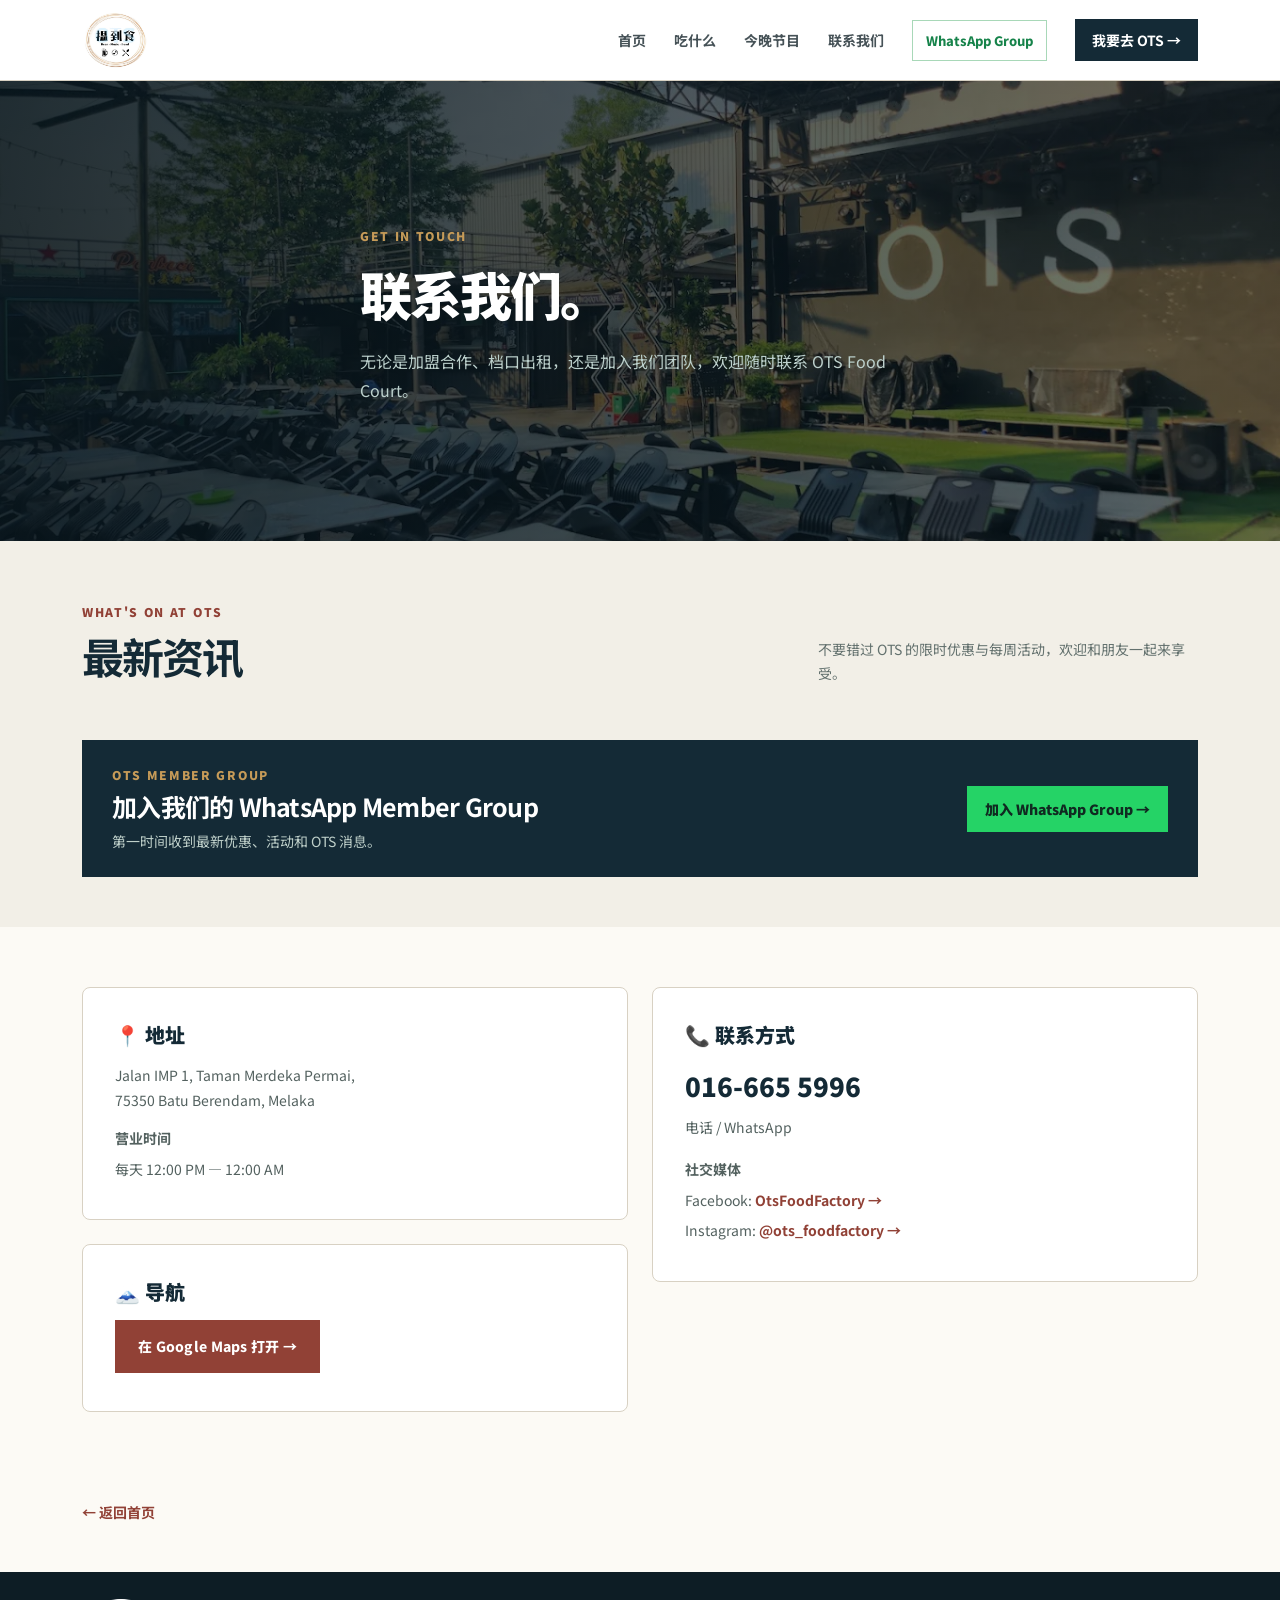
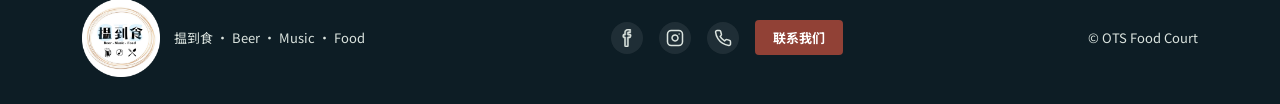
<file: contact.html>
﻿<!doctype html>
<html lang="zh-Hans">

<head>
  <meta charset="utf-8">
  <meta name="viewport" content="width=device-width, initial-scale=1">
  <meta name="description" content="OTS 联系我们 — 了解加盟合作或招聘信息。">
  <title>联系我们 | OTS 揾到食</title>
  <link rel="icon" type="image/png" href="assets/ots-logo.png">
  <link rel="preconnect" href="https://fonts.googleapis.com">
  <link rel="preconnect" href="https://fonts.gstatic.com" crossorigin>
  <link href="https://fonts.googleapis.com/css2?family=Noto+Sans+SC:wght@400;500;700;900&family=Nunito:wght@600;700;800;900&display=swap"
    rel="stylesheet">
  <link rel="stylesheet" href="style.css">
  <link rel="stylesheet" href="contact.css">
</head>

<body>
  <!-- ===== HEADER ===== -->
  <header class="top" id="top">
    <nav class="wrap nav">
      <div class="nav-left">
        <button class="hamburger" id="menuBtn" aria-label="菜单">
          <span></span>
          <span></span>
          <span></span>
        </button>
        <a class="brand" href="index.html" aria-label="OTS 揾到食">
          <img src="assets/ots-logo.png" alt="OTS 揾到食 Beer Music Food">
        </a>
      </div>
      <div class="links">
        <a href="index.html">首页</a>
        <a href="food.html">吃什么</a>
        <a href="music.html">今晚节目</a>
        <a href="contact.html">联系我们</a>
        <a class="whatsapp-nav" href="index.html#whatsapp-group">WhatsApp Group</a>
        <a class="visit" href="index.html#find-us">我要去 OTS &rarr;</a>
      </div>
      <div class="nav-visit-mobile"><a class="visit" href="index.html#find-us">我要去 OTS &rarr;</a></div>
    </nav>
  </header>

  <!-- ===== MOBILE MENU ===== -->
  <div class="mobile-menu" id="mobileMenu">
    <button class="mobile-close" onclick="closeMobileMenu()" aria-label="关闭菜单"></button>
    <div class="mobile-menu-inner">
      <a href="index.html">首页</a>
      <a href="food.html">吃什么</a>
      <a href="music.html">今晚节目</a>
      <a href="contact.html">联系我们</a>
      <a class="whatsapp-nav" href="index.html#whatsapp-group">WhatsApp Group</a>
      <a class="visit" href="index.html#find-us">我要去 OTS &rarr;</a>
      <div class="mobile-social">
        <a href="https://www.facebook.com/OtsFoodFactory" target="_blank" rel="noopener" aria-label="Facebook">
          <svg viewBox="-5 0 20 20" version="1.1" xmlns="http://www.w3.org/2000/svg" xmlns:xlink="http://www.w3.org/1999/xlink" fill="#000000"><g id="SVGRepo_bgCarrier" stroke-width="0"></g><g id="SVGRepo_tracerCarrier" stroke-linecap="round" stroke-linejoin="round"></g><g id="SVGRepo_iconCarrier"> <title>facebook [#176]</title> <desc>Created with Sketch.</desc> <defs> </defs> <g id="Page-1" stroke="none" stroke-width="1" fill="none" fill-rule="evenodd"> <g id="Dribbble-Light-Preview" transform="translate(-385.000000, -7399.000000)" fill="#000000"> <g id="icons" transform="translate(56.000000, 160.000000)"> <path d="M335.821282,7259 L335.821282,7250 L338.553693,7250 L339,7246 L335.821282,7246 L335.821282,7244.052 C335.821282,7243.022 335.847593,7242 337.286884,7242 L338.744689,7242 L338.744689,7239.14 C338.744689,7239.097 337.492497,7239 336.225687,7239 C333.580004,7239 331.923407,7240.657 331.923407,7243.7 L331.923407,7246 L329,7246 L329,7250 L331.923407,7250 L331.923407,7259 L335.821282,7259 Z" id="facebook-[#176]"> </path> </g> </g> </g> </g></svg>        </a>
        <a href="https://www.instagram.com/ots_foodfactory/" target="_blank" rel="noopener" aria-label="Instagram">
          <svg fill="#000000" height="200px" width="200px" version="1.1" id="Shopicons" xmlns="http://www.w3.org/2000/svg" xmlns:xlink="http://www.w3.org/1999/xlink" viewBox="0 0 48 48" xml:space="preserve"><g id="SVGRepo_bgCarrier" stroke-width="0"></g><g id="SVGRepo_tracerCarrier" stroke-linecap="round" stroke-linejoin="round"></g><g id="SVGRepo_iconCarrier"> <style type="text/css"> .st0{fill:none;} </style> <g> <path class="st0" d="M0,0h48v48H0V0z"></path> <path d="M36,4H12c-4.4,0-8,3.6-8,8v24c0,4.4,3.6,8,8,8h24c4.4,0,8-3.6,8-8V12C44,7.6,40.4,4,36,4z M24,34c-5.5,0-10-4.5-10-10 s4.5-10,10-10s10,4.5,10,10S29.5,34,24,34z M35,15c-1.1,0-2-0.9-2-2c0-1.1,0.9-2,2-2s2,0.9,2,2C37,14.1,36.1,15,35,15z"></path> </g> </g></svg>        </a>
        <a href="tel:+60166655996" aria-label="Phone">
          <svg xmlns="http://www.w3.org/2000/svg" viewBox="0 0 24 24">
            <path d="M22 16.92v3a2 2 0 0 1-2.18 2 19.79 19.79 0 0 1-8.63-3.07 19.5 19.5 0 0 1-6-6 19.79 19.79 0 0 1-3.07-8.67A2 2 0 0 1 4.11 2h3a2 2 0 0 1 2 1.72 12.84 12.84 0 0 0 .7 2.81 2 2 0 0 1-.45 2.11L8.09 9.91a16 16 0 0 0 6 6l1.27-1.27a2 2 0 0 1 2.11-.45 12.84 12.84 0 0 0 2.81.7A2 2 0 0 1 22 16.92z"/>
          </svg>
        </a>
      </div>
    </div>
  </div>

  <!-- ===== MAIN CONTENT ===== -->
  <main>
    <!-- Hero with background image — same as food/music pages -->
    <section class="contact-hero">
      <div class="wrap">
        <div class="kicker">GET IN TOUCH</div>
        <h1>联系我们。</h1>
        <p>无论是加盟合作、档口出租，还是加入我们团队，欢迎随时联系 OTS Food Court。</p>
      </div>
    </section>

    <!-- Updates & Posters -->
    <section class="updates-section">
      <div class="wrap">
        <div class="updates-heading">
          <div>
            <div class="kicker">WHAT'S ON AT OTS</div>
            <h2>最新资讯</h2>
          </div>
          <p>不要错过 OTS 的限时优惠与每周活动，欢迎和朋友一起来享受。</p>
        </div>
        <div class="updates-grid" id="dynamicUpdatesGrid">
          <!-- 动态资讯海报将从 CMS 加载 -->
        </div>
        <div class="member-group">
          <div>
            <div class="kicker">OTS MEMBER GROUP</div>
            <h3>加入我们的 WhatsApp Member Group</h3>
            <p>第一时间收到最新优惠、活动和 OTS 消息。</p>
          </div>
          <a class="whatsapp-btn" href="https://chat.whatsapp.com/CiQunigZOJkLYLieUkHEwC" target="_blank"
            rel="noopener">加入 WhatsApp Group →</a>
        </div>
      </div>
    </section>

    <!-- Contact Info -->
    <section class="contact-body">
      <div class="wrap">
        <div class="info-grid">
          <!-- 左列 -->
          <div class="contact-info-col">
            <div class="info-card">
              <h3>&#128205; 地址</h3>
              <p>Jalan IMP 1, Taman Merdeka Permai,<br>75350 Batu Berendam, Melaka</p>
              <p style="margin-top:14px"><strong>营业时间</strong></p>
              <p>每天 12:00 PM — 12:00 AM</p>
            </div>
            <div class="info-card" style="margin-top:24px">
              <h3>&#128507; 导航</h3>
              <p><a class="action" href="https://maps.app.goo.gl/Sji7okdZKGk3TTWt8" target="_blank"
                  rel="noopener">在 Google Maps 打开 →</a></p>
            </div>
          </div>
          <!-- 右列 -->
          <div class="contact-info-col">
            <div class="info-card">
              <h3>&#128222; 联系方式</h3>
              <p class="phone-big"><a href="tel:+60166655996">016-665 5996</a></p>
              <p>电话 / WhatsApp</p>
              <p style="margin-top:18px"><strong>社交媒体</strong></p>
              <p>Facebook: <a href="https://www.facebook.com/OtsFoodFactory" target="_blank" rel="noopener"
                  style="color:var(--wine);font-weight:700">OtsFoodFactory →</a></p>
              <p>Instagram: <a href="https://www.instagram.com/ots_foodfactory/" target="_blank" rel="noopener"
                  style="color:var(--wine);font-weight:700">@ots_foodfactory →</a></p>
            </div>
          </div>
        </div>

        </div>
      </div>
    </section>

    <!-- Poster Section -->
    <!-- <section class="poster-section">
      <div class="wrap">
        <h2>了解更多详情</h2>
        <div class="poster-grid" id="dynamicPosterGrid"> -->
          <!-- 动态招募海报将从 CMS 加载 -->
        <!-- </div>
      </div>
    </section> -->

    <!-- Back link -->
    <section>
      <div class="wrap"><a class="back-link" href="index.html">← 返回首页</a></div>
    </section>
  </main>

  <!-- ===== FOOTER ===== -->
  <footer class="site-footer">
    <div class="footer-inner">
      <div class="footer-brand">
        <div class="footer-logo"><img src="assets/ots-logo.png" alt="OTS"></div>
        <span>揾到食 · Beer · Music · Food</span>
      </div>
      <div class="footer-social">
        <a class="social-link" href="https://www.facebook.com/OtsFoodFactory" target="_blank" rel="noopener"
          aria-label="Facebook">
          <svg fill="#D9E2DD" xmlns="http://www.w3.org/2000/svg" preserveAspectRatio="xMidYMid" viewBox="0 0 14.906 32" stroke="#D9E2DD">
            <g id="SVGRepo_bgCarrier" stroke-width="0"></g>
            <g id="SVGRepo_tracerCarrier" stroke-linecap="round" stroke-linejoin="round"></g>
            <g id="SVGRepo_iconCarrier"> 
              <path d="M14.874,11.167 L14.262,14.207 C14.062,15.208 13.100,15.992 12.072,15.992 L10.000,15.992 L10.000,30.000 C10.000,31.104 9.159,32.000 8.049,32.000 L5.030,32.000 C3.920,32.000 3.017,31.102 3.017,29.999 L3.017,15.992 L2.011,15.992 C0.901,15.992 -0.002,15.095 -0.002,13.991 L-0.002,10.990 C-0.002,9.887 0.901,8.989 2.011,8.989 L3.017,8.989 L3.017,6.003 C3.017,2.716 5.693,0.041 8.994,0.013 C9.015,0.012 9.033,0.001 9.055,0.001 L13.081,0.001 C13.636,0.001 14.000,0.448 14.000,1.000 L14.000,6.000 C14.000,6.553 13.636,7.004 13.081,7.004 L10.061,7.004 L10.060,8.989 L13.079,8.989 C13.645,8.989 14.167,9.228 14.509,9.644 C14.852,10.059 14.985,10.615 14.874,11.167 ZM9.092,10.990 C9.078,10.991 9.067,10.998 9.053,10.998 L9.053,10.998 C8.497,10.997 8.046,10.549 8.047,9.997 L8.047,9.990 C8.047,9.990 8.047,9.990 8.047,9.990 C8.047,9.990 8.047,9.990 8.047,9.990 L8.049,6.003 C8.049,5.450 8.499,5.003 9.055,5.003 L12.074,5.003 L12.074,2.002 L9.094,2.002 C9.077,2.002 9.063,2.011 9.045,2.011 C6.831,2.011 5.030,3.802 5.030,6.003 L5.030,10.005 C5.030,10.558 4.579,11.006 4.023,11.006 C3.996,11.006 3.973,10.992 3.946,10.990 L2.011,10.990 L2.011,13.991 L4.023,13.991 C4.579,13.991 5.030,14.439 5.030,14.992 C5.030,15.044 5.008,15.088 5.000,15.138 L5.000,30.000 L8.049,29.999 L8.049,15.002 C8.049,14.998 8.047,14.995 8.047,14.992 C8.047,14.439 8.497,13.991 9.053,13.991 L12.072,13.991 C12.145,13.991 12.275,13.886 12.288,13.816 L12.857,10.990 L9.092,10.990 Z"></path> 
            </g>
          </svg>
        </a>
        <a class="social-link" href="https://www.instagram.com/ots_foodfactory/" target="_blank" rel="noopener"
          aria-label="Instagram">
          <svg xmlns="file:///C:/Users/User/Downloads/instagram.svg" width="20" height="20" viewBox="0 0 24 24" fill="none"
            stroke="#dbe4df" stroke-width="2" stroke-linecap="round" stroke-linejoin="round">
            <rect x="2" y="2" width="20" height="20" rx="5" ry="5"/>
            <path d="M16 11.37A4 4 0 1 1 12.63 8 4 4 0 0 1 16 11.37z"/>
            <line x1="17.5" y1="6.5" x2="17.51" y2="6.5"/>
          </svg>
        </a>
        <a class="social-link" href="tel:+60166655996" aria-label="Phone">
          <svg xmlns="http://www.w3.org/2000/svg" width="20" height="20" viewBox="0 0 24 24" fill="none"
            stroke="#dbe4df" stroke-width="2" stroke-linecap="round" stroke-linejoin="round">
            <path
              d="M22 16.92v3a2 2 0 0 1-2.18 2 19.79 19.79 0 0 1-8.63-3.07 19.5 19.5 0 0 1-6-6 19.79 19.79 0 0 1-3.07-8.67A2 2 0 0 1 4.11 2h3a2 2 0 0 1 2 1.72 12.84 12.84 0 0 0 .7 2.81 2 2 0 0 1-.45 2.11L8.09 9.91a16 16 0 0 0 6 6l1.27-1.27a2 2 0 0 1 2.11-.45 12.84 12.84 0 0 0 2.81.7A2 2 0 0 1 22 16.92z"/>
          </svg>
        </a>
        <a class="contact-btn" href="contact.html">联系我们</a>
      </div>
      <span>© OTS Food Court</span>
    </div>
  </footer>

  <!-- ===== Mobile Menu Script ===== -->
  <script>
    var menuBtn = document.getElementById('menuBtn');
    var mobileMenu = document.getElementById('mobileMenu');

    if (menuBtn && mobileMenu) {
      menuBtn.addEventListener('click', function () {
        this.classList.toggle('active');
        mobileMenu.classList.toggle('open');
        if (mobileMenu.classList.contains('open')) {
          document.body.style.overflow = 'hidden';
        } else {
          document.body.style.overflow = '';
        }
      });

      mobileMenu.addEventListener('click', function (e) {
        if (e.target === this || e.target.classList.contains('mobile-close') || e.target === mobileMenu) {
          closeMenu();
        }
      });
    }

    function closeMenu() {
      if (menuBtn) menuBtn.classList.remove('active');
      if (mobileMenu) mobileMenu.classList.remove('open');
      document.body.style.overflow = '';
    }

    function closeMobileMenu() {
      closeMenu();
    }

    window.addEventListener('resize', function () {
      if (window.innerWidth > 720) {
        closeMenu();
      }
    });

    document.addEventListener('keydown', function (e) {
      if (e.key === 'Escape') {
        closeMenu();
      }
    });
</script> <!-- 注意这里，先把菜单的 script 关掉 -->

  <!-- ===== 从 Sanity 动态获取海报数据 ===== -->
  <script>
  <!-- ===== 从 Sanity 动态获取海报数据 ===== -->
    const PROJECT_ID = 'kp5rkziu'; 
    const DATASET = 'production'; 

    document.addEventListener('DOMContentLoaded', async function() {
      // 1. 获取最新资讯 (Updates)
      const updatesGrid = document.getElementById('dynamicUpdatesGrid');
      if (updatesGrid) {
        const query = encodeURIComponent(`*[_type == "updateItem"] | order(_createdAt desc) { title, "posterUrl": poster.asset->url, linkUrl }`);
        fetch(`https://${PROJECT_ID}.api.sanity.io/v2022-03-07/data/query/${DATASET}?query=${query}`)
          .then(res => res.json())
          .then(({ result }) => {
            updatesGrid.innerHTML = '';
            result.forEach(item => {
              // 兼容有链接和无链接的两种情况
              const innerHTML = `<img src="${item.posterUrl}" alt="${item.title || '最新资讯'}">`;
              if (item.linkUrl) {
                updatesGrid.innerHTML += `<a class="update-poster" href="${item.linkUrl}" target="_blank" rel="noopener">${innerHTML}</a>`;
              } else {
                updatesGrid.innerHTML += `<div class="update-poster">${innerHTML}</div>`;
              }
            });
          })
          .catch(err => console.error('获取资讯失败:', err));
      }

      // 2. 获取了解更多海报 (Posters)
      const posterGrid = document.getElementById('dynamicPosterGrid');
      if (posterGrid) {
        const query = encodeURIComponent(`*[_type == "posterItem"] | order(_createdAt desc) { title, "posterUrl": poster.asset->url }`);
        fetch(`https://${PROJECT_ID}.api.sanity.io/v2022-03-07/data/query/${DATASET}?query=${query}`)
          .then(res => res.json())
          .then(({ result }) => {
            posterGrid.innerHTML = '';
            result.forEach(item => {
              posterGrid.innerHTML += `<img src="${item.posterUrl}" alt="${item.title || '招募海报'}">`;
            });
          })
          .catch(err => console.error('获取招募海报失败:', err));
      }
    });
  </script>
</body>

</html>
</file>
<file: style.css>
﻿/* ======================================================
   OTS Web — Shared Styles (style.css)
   Color variables, header/nav/footer/hamburger/mobile-menu
   ====================================================== */

/* ===== Color Variables ===== */
:root {
    --navy: #142a36;
    --wine: #914136;
    --gold: #c69b58;
    --cream: #fcfaf5;
    --text: #26353a;
    --line: #d8d1c3;
}

/* ===== Reset & Base ===== */
* {
    box-sizing: border-box;
}

html {
    scroll-behavior: smooth;
}

body {
    margin: 0;
    background: var(--cream);
    color: var(--text);
    font-family: 'Noto Sans SC', 'Nunito', sans-serif;
}

a {
    text-decoration: none;
    color: inherit;
}

img {
    display: block;
    max-width: 100%;
}

/* ===== Layout Wrapper ===== */
.wrap {
    max-width: 1160px;
    margin: auto;
    padding: 0 22px;
}

/* ======================================================
   HEADER / NAVIGATION
   ====================================================== */

.top {
    background: #fff;
    border-bottom: 1px solid var(--line);
}

.nav {
    height: 80px;
    display: flex;
    align-items: center;
    justify-content: space-between;
}

.nav-left {
    display: flex;
    align-items: center;
    gap: 14px;
}

/* Brand logo */
.brand {
    width: 68px;
    height: 68px;
    overflow: visible;
    display: block;
}

.brand img {
    width: 100%;
    height: 100%;
    object-fit: contain;
    object-position: center;
}

/* Hamburger button */
.hamburger {
    display: none;
    flex-direction: column;
    justify-content: center;
    align-items: center;
    gap: 5px;
    width: 36px;
    height: 36px;
    cursor: pointer;
    background: none;
    border: none;
    padding: 4px;
    z-index: 100;
}

.hamburger span {
    display: block;
    width: 22px;
    height: 2px;
    background: var(--navy);
    border-radius: 2px;
    transition: transform 0.3s, opacity 0.3s;
}

.hamburger.active span:nth-child(1) {
    transform: translateY(7px) rotate(45deg);
}

.hamburger.active span:nth-child(2) {
    opacity: 0;
}

.hamburger.active span:nth-child(3) {
    transform: translateY(-7px) rotate(-45deg);
}

/* Desktop navigation links */
.links {
    display: flex;
    align-items: center;
    gap: 28px;
    font-size: 14px;
    font-weight: 700;
    color: #465257;
}

.links a.nav-tab:hover {
    color: var(--wine);
}

.visit {
    padding: 11px 17px;
    background: var(--navy);
    color: #fff !important;
    transition: background 0.2s;
}

.visit:hover {
    background: var(--wine);
}

/* Mobile-only visit button — hidden on desktop */
.nav-visit-mobile {
    display: none;
}

/* ======================================================
   MOBILE MENU
   ====================================================== */

.mobile-menu {
    display: none;
    position: fixed;
    top: 0;
    left: 0;
    width: 100%;
    height: 100vh;
    height: 100dvh;
    background: rgba(0, 0, 0, 0.5);
    z-index: 99;
    opacity: 0;
    visibility: hidden;
    transition: opacity 0.3s, visibility 0.3s;
}

.mobile-menu.open {
    opacity: 1;
    visibility: visible;
}

.mobile-menu-inner {
    position: absolute;
    top: 0;
    left: 0;
    width: 280px;
    height: 100%;
    background: #fff;
    padding: 70px 24px 24px;
    transform: translateX(-100%);
    transition: transform 0.35s cubic-bezier(0.4, 0, 0.2, 1);
    display: flex;
    flex-direction: column;
    box-shadow: 4px 0 20px rgba(0, 0, 0, 0.1);
}

.mobile-menu.open .mobile-menu-inner {
    transform: translateX(0);
}

/* Close X button */
.mobile-close {
    position: absolute;
    top: 16px;
    right: 16px;
    width: 36px;
    height: 36px;
    border: none;
    background: none;
    cursor: pointer;
    z-index: 2;
}

.mobile-close::before,
.mobile-close::after {
    content: '';
    position: absolute;
    top: 50%;
    left: 50%;
    width: 20px;
    height: 2px;
    background: var(--navy);
    border-radius: 2px;
}

.mobile-close::before {
    transform: translate(-50%, -50%) rotate(45deg);
}

.mobile-close::after {
    transform: translate(-50%, -50%) rotate(-45deg);
}

/* Menu links */
.mobile-menu-inner a {
    display: block;
    padding: 14px 0;
    font-size: 16px;
    font-weight: 700;
    color: var(--navy);
    border-bottom: 1px solid var(--line);
    transition: color 0.2s, padding-left 0.2s;
}

.mobile-menu-inner a:last-child {
    border-bottom: none;
}

.mobile-menu-inner a:hover {
    color: var(--wine);
    padding-left: 8px;
}

.mobile-menu-inner .visit {
    display: inline-block;
    margin-top: 16px;
    padding: 12px 22px;
    font-size: 14px;
    border: none;
    text-align: center;
    width: 100%;
    box-sizing: border-box;
}

/* Social icons at bottom of menu */
.mobile-social {
    display: flex;
    gap: 12px;
    margin-top: auto;
    padding-top: 24px;
}

.mobile-social a {
    display: flex;
    align-items: center;
    justify-content: center;
    width: 40px;
    height: 40px;
    border-radius: 50%;
    background: #f5f3ee;
    transition: background 0.2s, transform 0.2s;
    border: none;
    padding: 0;
}

.mobile-social a:hover {
    background: var(--wine);
    transform: scale(1.1);
}

.mobile-social a svg {
    width: 20px;
    height: 20px;
    fill: var(--navy);
    transition: fill 0.2s;
}

.mobile-social a:hover svg {
    fill: #fff;
}

/* ======================================================
   COMMON COMPONENTS
   ====================================================== */

.action {
    display: inline-block;
    padding: 14px 23px;
    background: var(--wine);
    color: #fff !important;
    font-weight: 800;
    letter-spacing: 0.02em;
    transition: background 0.2s;
}

.action:hover {
    background: #af5143;
}

.kicker {
    font-size: 12px;
    font-weight: 900;
    color: var(--wine);
    letter-spacing: 0.14em;
}

.text-link {
    font-size: 14px;
    font-weight: 900;
    color: var(--wine);
    letter-spacing: 0.04em;
}

.text-link:hover {
    text-decoration: underline;
}

/* ======================================================
   FOOTER
   ====================================================== */

.site-footer {
    background: #0D1D25;
    color: #dbe4df;
    padding: 27px 0;
}

.footer-inner {
    max-width: 1160px;
    margin: auto;
    padding: 0 22px;
    display: flex;
    justify-content: space-between;
    align-items: center;
    gap: 18px;
    font-size: 13px;
}

.footer-brand {
    display: flex;
    align-items: center;
    gap: 14px;
}

.footer-social {
    display: flex;
    gap: 16px;
    align-items: center;
}

.social-link {
    display: inline-flex;
    align-items: center;
    justify-content: center;
    width: 32px;
    height: 32px;
    border-radius: 50%;
    background: rgba(255, 255, 255, 0.08);
    transition: background 0.2s, transform 0.2s;
}

.social-link:hover {
    background: rgba(255, 255, 255, 0.18);
    transform: scale(1.1);
}

.social-link svg {
    width: 18px;
    height: 18px;
}

.contact-btn {
    display: inline-block;
    padding: 8px 18px;
    background: var(--wine);
    color: #fff !important;
    font-size: 13px;
    font-weight: 700;
    border-radius: 4px;
    transition: background 0.2s, transform 0.2s;
}

.contact-btn:hover {
    background: #af5143;
    transform: translateY(-1px);
}

.footer-logo {
    width: 78px;
    height: 78px;
    overflow: visible;
    background: transparent;
}

.footer-logo img {
    width: 100%;
    height: 100%;
    object-fit: contain;
    object-position: center;
}

/* ======================================================
   RESPONSIVE — mobile breakpoint 720px
   ====================================================== */

@media (max-width: 720px) {
    .nav {
        height: 72px;
    }

    .links {
        display: none;
    }

    .hamburger {
        display: flex;
    }

    .mobile-menu {
        display: block;
    }

    .brand {
        width: 56px;
        height: 56px;
    }

    /* Show mobile-only visit button in header bar */
    .nav-visit-mobile {
        display: block;
        font-weight: 600;
    }

    .site-footer .footer-inner {
        display: flex;
        flex-direction: column;
        align-items: flex-start;
        gap: 14px;
    }

    .footer-social {
        margin-top: 4px;
    }

    .contact-btn {
        margin-top: 4px;
    }
}

/* --- WhatsApp Member Group --- */
.whatsapp-section{background:#e8f4ed;padding:82px 22px}.whatsapp-inner{max-width:1116px;margin:auto;padding:48px 56px;display:flex;align-items:center;justify-content:space-between;gap:48px;background:#f8fbf8;border:1px solid #c9dfd1}.whatsapp-copy{max-width:610px}.whatsapp-copy .kicker{color:#16834a}.whatsapp-copy h2{margin:10px 0 16px;color:var(--navy);font-size:clamp(32px,4vw,48px);line-height:1.16;letter-spacing:-.06em}.whatsapp-copy p{margin:0 0 28px;color:#566863;line-height:1.85}.whatsapp-join{display:inline-flex;align-items:center;gap:18px;padding:14px 20px;background:#25d366;color:#102a21;font-weight:900}.whatsapp-join span{font-size:20px}.whatsapp-join:hover{background:#70e69a}.whatsapp-note{flex:0 0 245px;min-height:230px;display:flex;flex-direction:column;justify-content:center;align-items:center;gap:9px;text-align:center;background:#1e9c58;color:#fff}.whatsapp-icon{width:52px;height:52px;display:grid;place-items:center;border:2px solid rgba(255,255,255,.7);border-radius:50%;font-size:35px;line-height:1}.whatsapp-note strong{font-size:24px;line-height:1.1}.whatsapp-note span{font-size:12px;letter-spacing:.08em}.whatsapp-nav{padding:10px 13px;color:#16834a;font-size:13px;font-weight:800;border:1px solid #a8d8b8}@media(max-width:720px){.whatsapp-section{padding:58px 22px}.whatsapp-inner{padding:35px 26px;display:block}.whatsapp-note{margin-top:30px;min-height:180px}.whatsapp-nav{display:none}}
</file>
<file: contact.css>
﻿/* ======================================================
   Contact Page Styles (contact.css)
   ====================================================== */

/* --- Hero — same height as food/music pages --- */
.contact-hero {
    min-height: 460px;
    display: flex;
    align-items: end;
    background: linear-gradient(90deg, rgba(8,21,27,.88), rgba(8,21,27,.55)),
                url('assets/ots-hero.webp') center / cover no-repeat;
    color: #fff;
    padding-bottom: 60px;
}

.contact-hero .wrap {
    padding-top: 70px;
}

.contact-hero .kicker {
    color: var(--gold);
    margin-bottom: 12px;
}

.contact-hero h1 {
    font-size: clamp(36px, 5vw, 52px);
    margin: 0 0 16px;
    letter-spacing: -0.04em;
    font-weight: 900;
    color: #fff;
}

.contact-hero p {
    max-width: 560px;
    margin: 0 auto;
    color: #bcd0cc;
    font-size: 16px;
    line-height: 1.8;
}

/* --- Updates Section --- */
.updates-section {
    padding: 62px 0 50px;
    background: #f2efe7;
}

.updates-section .wrap {
    max-width: 1160px;
    margin: auto;
    padding: 0 22px;
}

.updates-heading {
    display: flex;
    align-items: end;
    justify-content: space-between;
    gap: 24px;
    margin-bottom: 26px;
}

.updates-heading h2 {
    margin: 5px 0 0;
    color: var(--navy);
    font-size: clamp(28px, 4vw, 42px);
    letter-spacing: -.05em;
}

.updates-heading p {
    max-width: 380px;
    margin: 0;
    color: #63716e;
    font-size: 14px;
    line-height: 1.7;
}

.updates-grid {
    display: grid;
    grid-template-columns: repeat(2, minmax(0, 1fr));
    gap: 24px;
}

.update-poster {
    display: block;
    overflow: hidden;
    background: var(--navy);
    box-shadow: 0 8px 28px rgba(20,42,54,.15);
}

.update-poster img {
    display: block;
    width: 100%;
    height: 100%;
    object-fit: cover;
    object-position: top;
    transition: transform .3s ease;
}

.update-poster:hover img {
    transform: scale(1.025);
}

.member-group {
    margin-top: 28px;
    padding: 26px 30px;
    display: flex;
    align-items: center;
    justify-content: space-between;
    gap: 25px;
    background: var(--navy);
    color: #fff;
}

.member-group .kicker {
    color: var(--gold);
}

.member-group h3 {
    margin: 5px 0 0;
    font-size: 25px;
    letter-spacing: -.03em;
}

.member-group p {
    margin: 7px 0 0;
    color: #bfd0ca;
    font-size: 14px;
}

.whatsapp-btn {
    display: inline-flex;
    align-items: center;
    gap: 9px;
    white-space: nowrap;
    padding: 13px 18px;
    background: #25d366;
    color: #102a21;
    font-size: 14px;
    font-weight: 900;
}

.whatsapp-btn:hover {
    background: #72e69c;
}

/* --- Contact Body --- */
.contact-body {
    padding: 60px 0;
}

.contact-body .wrap {
    max-width: 1160px;
    margin: auto;
    padding: 0 22px;
}

.info-grid {
    display: grid;
    grid-template-columns: 1fr 1fr;
    gap: 24px;
}

.info-card {
    background: #fff;
    border: 1px solid var(--line);
    border-radius: 8px;
    padding: 32px;
}

.info-card h3 {
    margin: 0 0 14px;
    font-size: 20px;
    font-weight: 900;
    color: var(--navy);
}

.info-card p {
    margin: 6px 0;
    font-size: 14px;
    line-height: 1.75;
    color: #53615f;
}

.info-card .phone-big {
    font-size: 26px;
    font-weight: 900;
    color: var(--navy);
    margin-top: 10px;
}

.info-card .phone-big a {
    color: var(--navy);
    text-decoration: none;
}

.info-card .phone-big a:hover {
    color: var(--wine);
}

.recruit-card {
    background: var(--navy);
    color: #fff;
    border-radius: 8px;
    padding: 32px;
}

.recruit-card h3 {
    margin: 0 0 12px;
    font-size: 20px;
    color: var(--gold);
}

.recruit-card p {
    margin: 6px 0;
    font-size: 14px;
    line-height: 1.8;
    color: #bcd0cc;
}

.recruit-card ul {
    list-style: none;
    padding: 0;
    margin: 14px 0 0;
}

.recruit-card li {
    padding: 5px 0;
    font-size: 14px;
    color: #dbe4df;
}

.recruit-card li::before {
    content: "\2713 ";
    color: var(--gold);
    font-weight: 900;
}

/* --- Poster Section --- */
.poster-section {
    padding: 20px 0 60px;
}

.poster-section .wrap {
    max-width: 1160px;
    margin: auto;
    padding: 0 22px;
}

.poster-section h2 {
    font-size: clamp(24px, 3vw, 34px);
    margin: 0 0 28px;
    color: var(--navy);
    font-weight: 900;
}

.poster-grid {
    display: grid;
    grid-template-columns: 1fr 1fr;
    gap: 24px;
}

.poster-grid img {
    width: 100%;
    border-radius: 8px;
    box-shadow: 0 4px 20px rgba(0,0,0,.12);
}

.back-link {
    display: inline-block;
    margin: 30px 0 50px;
    font-size: 14px;
    font-weight: 700;
    color: var(--wine);
}

.back-link:hover {
    text-decoration: underline;
}

/* --- Responsive --- */
@media (max-width: 720px) {
    .info-grid {
        grid-template-columns: 1fr;
    }

    .poster-grid {
        grid-template-columns: 1fr;
    }

    .contact-hero {
        padding-bottom: 40px;
    }

    .updates-heading,
    .member-group {
        display: block;
    }

    .updates-heading p {
        margin-top: 14px;
    }

    .updates-grid {
        grid-template-columns: 1fr;
    }

    .update-poster img {
        height: auto;
    }

    .member-group h3 {
        font-size: 22px;
    }

    .whatsapp-btn {
        margin-top: 20px;
    }
}
</file>
